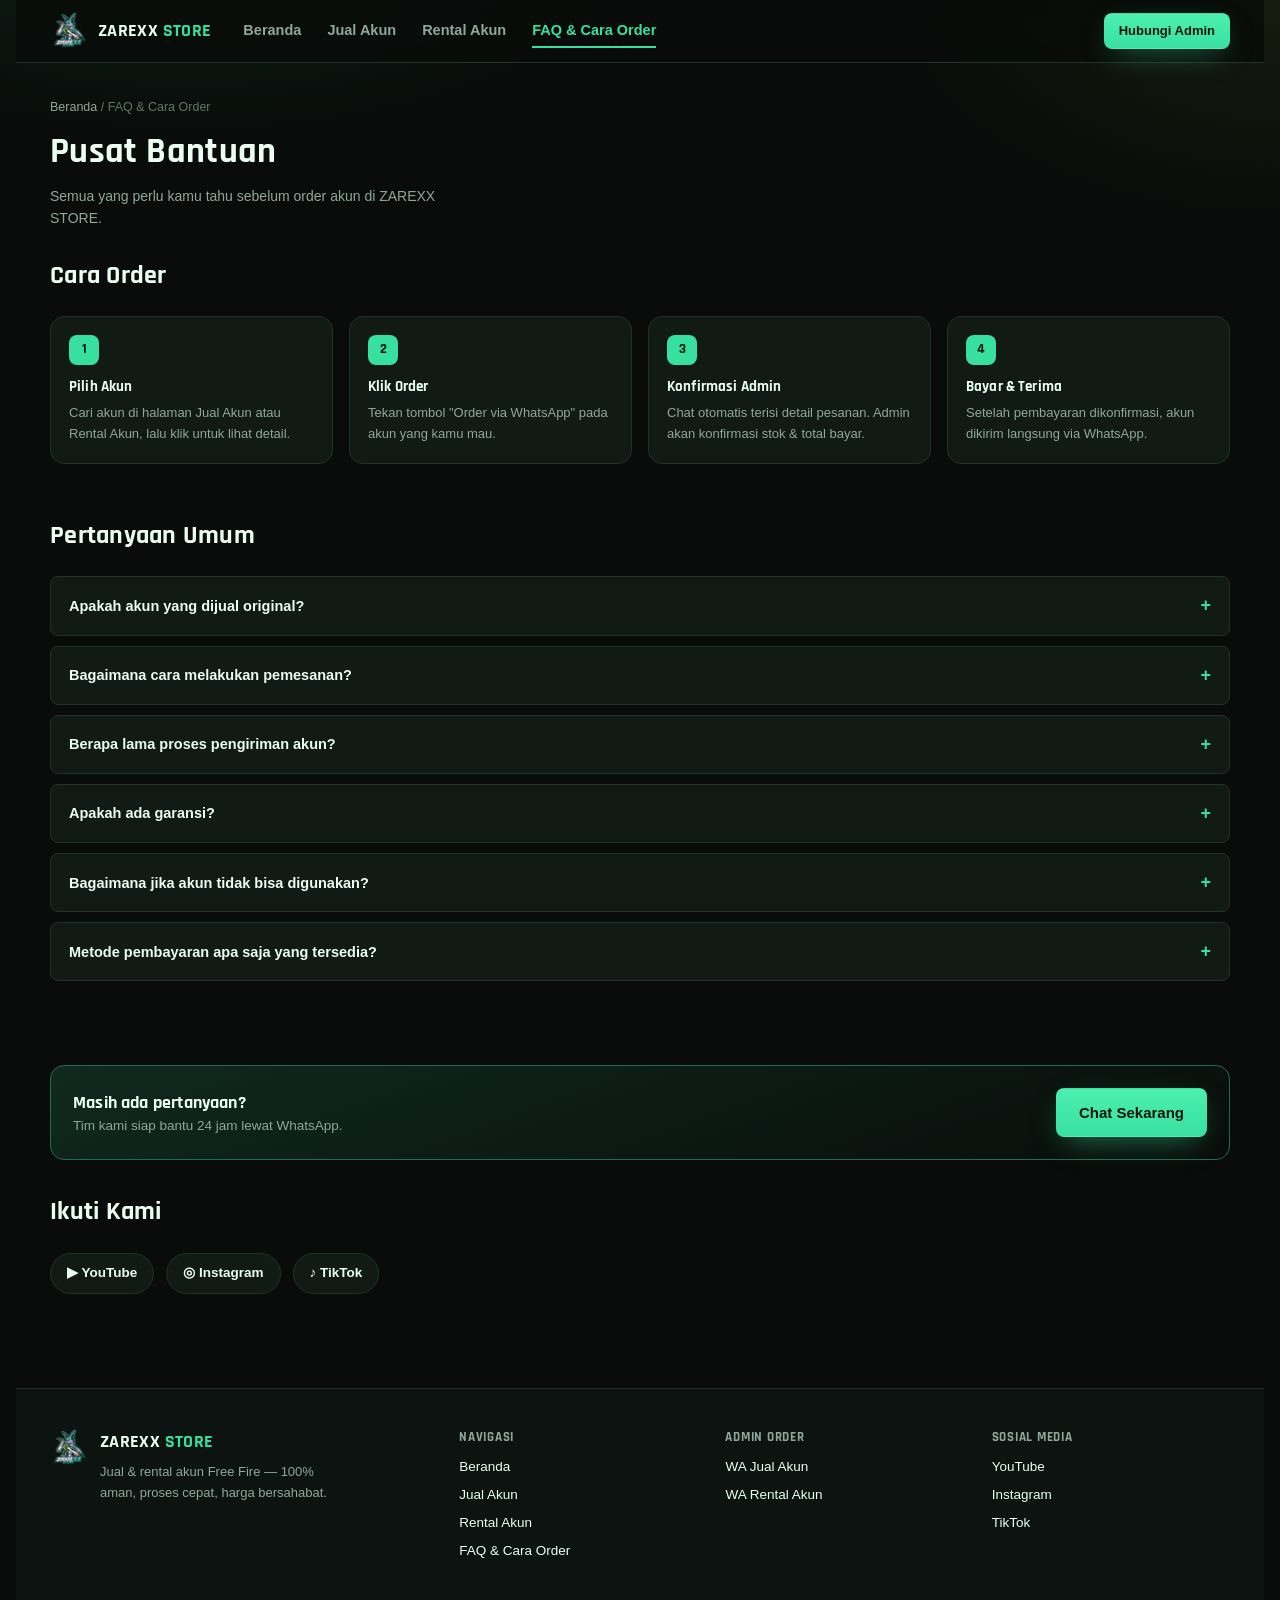
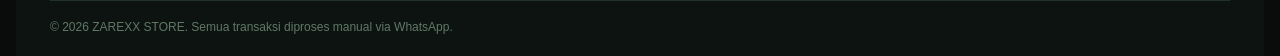
<file: faq.html>
<!doctype html>
<html>
<head>
<meta charset="utf-8">
<meta name="viewport" content="width=device-width, initial-scale=1, viewport-fit=cover">
<meta name="claude:viewport-fit-sides" content="cover">
<title>FAQ &amp; Cara Order — ZAREXX STORE</title>
<link rel="preconnect" href="https://fonts.googleapis.com">
<link rel="preconnect" href="https://fonts.gstatic.com" crossorigin>
<link href="https://fonts.googleapis.com/css2?family=Rajdhani:wght@600;700&family=Inter:wght@400;500;600;700&display=swap" rel="stylesheet">
<link rel="stylesheet" href="style.css">
<style>
  :root { color-scheme: dark; padding-top: env(safe-area-inset-top, 0px); padding-bottom: env(safe-area-inset-bottom, 0px); }
  body { margin: 0; font: 14px/1.4 -apple-system, sans-serif; }
  img { max-width: 100%; }
  [hidden] { display: none !important; }
</style>
</head>
<body>

<div id="site-header"></div>

<main class="wrap">
  <div class="page-head">
    <div class="breadcrumb"><a href="index.html">Beranda</a> / FAQ &amp; Cara Order</div>
    <h1>Pusat Bantuan</h1>
    <p>Semua yang perlu kamu tahu sebelum order akun di ZAREXX STORE.</p>
  </div>

  <section class="section" style="padding-top:18px;">
    <div class="section-head"><h2>Cara Order</h2></div>
    <div class="steps">
      <div class="step"><b class="num">1</b><h4>Pilih Akun</h4><p>Cari akun di halaman Jual Akun atau Rental Akun, lalu klik untuk lihat detail.</p></div>
      <div class="step"><b class="num">2</b><h4>Klik Order</h4><p>Tekan tombol "Order via WhatsApp" pada akun yang kamu mau.</p></div>
      <div class="step"><b class="num">3</b><h4>Konfirmasi Admin</h4><p>Chat otomatis terisi detail pesanan. Admin akan konfirmasi stok &amp; total bayar.</p></div>
      <div class="step"><b class="num">4</b><h4>Bayar &amp; Terima</h4><p>Setelah pembayaran dikonfirmasi, akun dikirim langsung via WhatsApp.</p></div>
    </div>
  </section>

  <section class="section" style="padding-top:10px;">
    <div class="section-head"><h2>Pertanyaan Umum</h2></div>
    <div id="faqList"></div>
  </section>

  <section class="section" style="padding-top:0;">
    <div class="cta-support">
      <div>
        <h3>Masih ada pertanyaan?</h3>
        <p>Tim kami siap bantu 24 jam lewat WhatsApp.</p>
      </div>
      <a class="btn btn-accent" href="https://wa.me/6285877101381" target="_blank" rel="noopener">Chat Sekarang</a>
    </div>

    <div class="section-head" style="margin-top:34px;"><h2>Ikuti Kami</h2></div>
    <div class="social-row" id="socialRow"></div>
  </section>
</main>

<div id="site-footer"></div>

<script src="common.js"></script>
<script>
  mountChrome("faq.html");

  const FAQS = [
    ["Apakah akun yang dijual original?", "Ya, semua akun 100% original dan diverifikasi sebelum dijual. Kami tidak menjual akun hasil ilegal."],
    ["Bagaimana cara melakukan pemesanan?", "Pilih akun di halaman Jual Akun atau Rental Akun, klik Detail, lalu tekan tombol Order via WhatsApp untuk lanjut ke admin."],
    ["Berapa lama proses pengiriman akun?", "Setelah pembayaran dikonfirmasi admin, akun biasanya dikirim dalam 5–30 menit pada jam operasional."],
    ["Apakah ada garansi?", "Akun jual putus bergaransi penggantian jika ada kendala di awal transaksi. Akun rental bergaransi aktif selama masa sewa."],
    ["Bagaimana jika akun tidak bisa digunakan?", "Langsung hubungi admin via WhatsApp dengan nomor order kamu, akan dibantu proses penggantian sesuai ketentuan."],
    ["Metode pembayaran apa saja yang tersedia?", "Saat ini pembayaran diproses manual melalui konfirmasi admin di WhatsApp (transfer bank, e-wallet, atau QRIS sesuai kesepakatan)."],
  ];

  document.getElementById("faqList").innerHTML = FAQS.map((f, i) => `
    <div class="faq-item">
      <div class="faq-q" data-i="${i}">${f[0]} <span class="icon">+</span></div>
      <div class="faq-a"><p>${f[1]}</p></div>
    </div>
  `).join("");

  document.querySelectorAll(".faq-q").forEach(q => {
    q.addEventListener("click", () => q.closest(".faq-item").classList.toggle("open"));
  });

  document.getElementById("socialRow").innerHTML = `
    <a class="social-pill" href="${SOCIALS.yt}" target="_blank" rel="noopener">▶ YouTube</a>
    <a class="social-pill" href="${SOCIALS.ig}" target="_blank" rel="noopener">◎ Instagram</a>
    <a class="social-pill" href="${SOCIALS.tiktok}" target="_blank" rel="noopener">♪ TikTok</a>
  `;
</script>
</body>
</html>
</file>
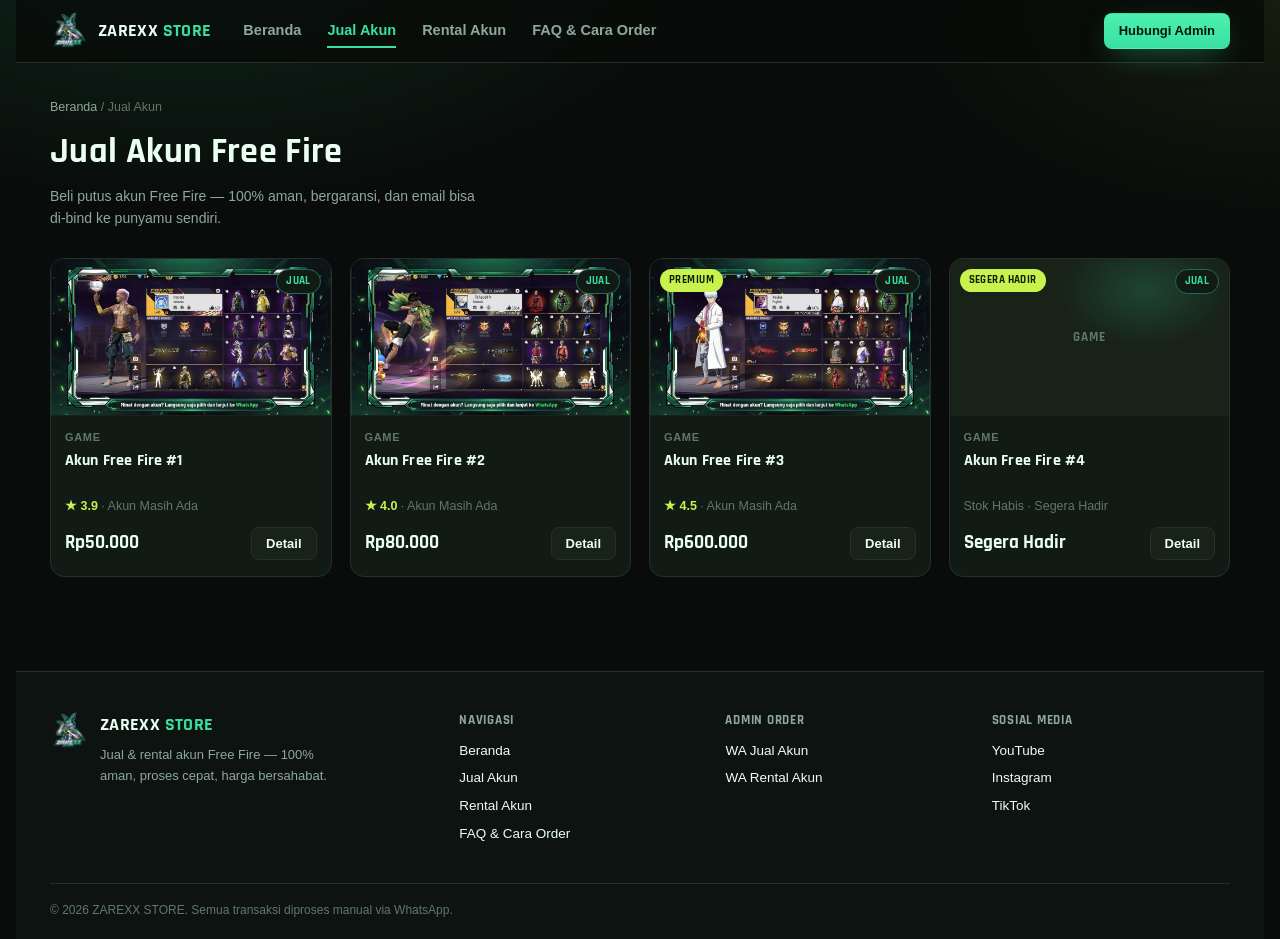
<file: jual.html>
<!doctype html>
<html>
<head>
<meta charset="utf-8">
<meta name="viewport" content="width=device-width, initial-scale=1, viewport-fit=cover">
<meta name="claude:viewport-fit-sides" content="cover">
<title>Jual Akun — ZAREXX STORE</title>
<link rel="preconnect" href="https://fonts.googleapis.com">
<link rel="preconnect" href="https://fonts.gstatic.com" crossorigin>
<link href="https://fonts.googleapis.com/css2?family=Rajdhani:wght@600;700&family=Inter:wght@400;500;600;700&display=swap" rel="stylesheet">
<link rel="stylesheet" href="style.css">
<style>
  :root { color-scheme: dark; padding-top: env(safe-area-inset-top, 0px); padding-bottom: env(safe-area-inset-bottom, 0px); }
  body { margin: 0; font: 14px/1.4 -apple-system, sans-serif; }
  img { max-width: 100%; }
  [hidden] { display: none !important; }
</style>
</head>
<body>

<div id="site-header"></div>

<main class="wrap">
  <div class="page-head">
    <div class="breadcrumb"><a href="index.html">Beranda</a> / Jual Akun</div>
    <h1>Jual Akun Free Fire</h1>
    <p>Beli putus akun Free Fire — 100% aman, bergaransi, dan email bisa di-bind ke punyamu sendiri.</p>
  </div>

  <section class="section" style="padding-top:18px;">
    <div class="grid" id="jualGrid"></div>
  </section>
</main>

<div id="site-footer"></div>
<div id="detail-modal"></div>

<script src="common.js"></script>
<script>
  mountChrome("jual.html");
  mountDetailModal();
  renderGrid("jualGrid", PRODUCTS.filter(p => p.type === "jual"));
</script>
</body>
</html>
</file>
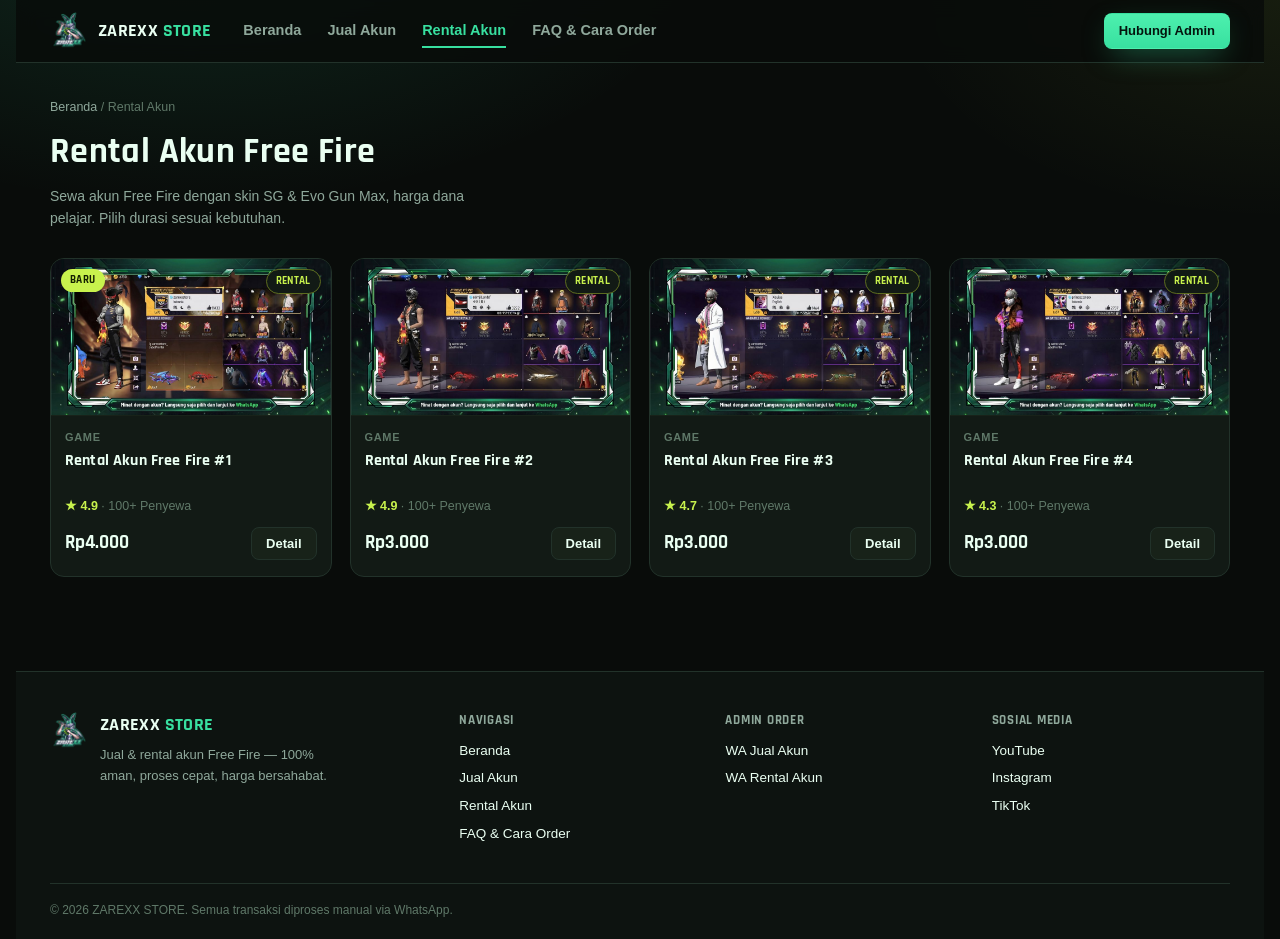
<file: rental.html>
<!doctype html>
<html>
<head>
<meta charset="utf-8">
<meta name="viewport" content="width=device-width, initial-scale=1, viewport-fit=cover">
<meta name="claude:viewport-fit-sides" content="cover">
<title>Rental Akun — ZAREXX STORE</title>
<link rel="preconnect" href="https://fonts.googleapis.com">
<link rel="preconnect" href="https://fonts.gstatic.com" crossorigin>
<link href="https://fonts.googleapis.com/css2?family=Rajdhani:wght@600;700&family=Inter:wght@400;500;600;700&display=swap" rel="stylesheet">
<link rel="stylesheet" href="style.css">
<style>
  :root { color-scheme: dark; padding-top: env(safe-area-inset-top, 0px); padding-bottom: env(safe-area-inset-bottom, 0px); }
  body { margin: 0; font: 14px/1.4 -apple-system, sans-serif; }
  img { max-width: 100%; }
  [hidden] { display: none !important; }
</style>
</head>
<body>

<div id="site-header"></div>

<main class="wrap">
  <div class="page-head">
    <div class="breadcrumb"><a href="index.html">Beranda</a> / Rental Akun</div>
    <h1>Rental Akun Free Fire</h1>
    <p>Sewa akun Free Fire dengan skin SG &amp; Evo Gun Max, harga dana pelajar. Pilih durasi sesuai kebutuhan.</p>
  </div>

  <section class="section" style="padding-top:18px;">
    <div class="grid" id="rentalGrid"></div>
  </section>
</main>

<div id="site-footer"></div>
<div id="detail-modal"></div>

<script src="common.js"></script>
<script>
  mountChrome("rental.html");
  mountDetailModal();
  renderGrid("rentalGrid", PRODUCTS.filter(p => p.type === "rental"));
</script>
</body>
</html>
</file>
<file: style.css>
/*
  ZAREXX STORE — design tokens
  Layout: dark gaming storefront — sticky header, glow hero, chip-filtered card grids, slide-up detail modal
*/
:root {
  --bg: #090c0a;
  --bg-soft: #0d1310;
  --surface: #121a15;
  --surface-2: #182219;
  --line: #22322a;
  --fg: #eafff2;
  --muted: #8fa89b;
  --muted-2: #5f7868;
  --accent: #38e0a0;
  --accent-dim: #1f6b53;
  --accent-ink: #04150e;
  --lime: #c8f24d;
  --danger: #ff6b6b;
  --radius: 14px;
  --radius-sm: 8px;
  --shadow: 0 20px 50px -20px rgba(0, 0, 0, 0.6);
  color-scheme: dark;
}

* { box-sizing: border-box; }

html, body { height: auto; }

body {
  margin: 0;
  background: var(--bg);
  background-image:
    radial-gradient(900px 500px at 15% -10%, rgba(56, 224, 160, 0.14), transparent 60%),
    radial-gradient(700px 400px at 100% 0%, rgba(200, 242, 77, 0.07), transparent 55%);
  background-repeat: no-repeat;
  color: var(--fg);
  font-family: "Inter", -apple-system, BlinkMacSystemFont, "Segoe UI", sans-serif;
  -webkit-font-smoothing: antialiased;
  padding-left: max(16px, env(safe-area-inset-left, 0px));
  padding-right: max(16px, env(safe-area-inset-right, 0px));
  overflow-x: hidden;
}

h1, h2, h3, h4, .brand-name, .logo-type {
  font-family: "Rajdhani", "Inter", sans-serif;
  font-weight: 700;
  letter-spacing: 0.01em;
  text-wrap: balance;
  margin: 0;
}

p { line-height: 1.6; color: var(--muted); margin: 0; }
a { color: inherit; text-decoration: none; }
img { max-width: 100%; display: block; }
button { font-family: inherit; }

.wrap {
  max-width: 1180px;
  margin: 0 auto;
}

.eyebrow {
  display: inline-flex;
  align-items: center;
  gap: 8px;
  font-size: 12px;
  font-weight: 700;
  letter-spacing: 0.14em;
  text-transform: uppercase;
  color: var(--accent);
}
.eyebrow::before {
  content: "";
  width: 8px; height: 8px;
  border-radius: 2px;
  background: var(--accent);
  box-shadow: 0 0 12px var(--accent);
}

/* ---------- buttons ---------- */
.btn {
  display: inline-flex;
  align-items: center;
  justify-content: center;
  gap: 8px;
  border-radius: var(--radius-sm);
  padding: 13px 22px;
  font-weight: 700;
  font-size: 15px;
  border: 1px solid transparent;
  cursor: pointer;
  transition: transform 0.15s ease, box-shadow 0.15s ease, background 0.15s ease;
  white-space: nowrap;
}
.btn:active { transform: translateY(1px); }
.btn-accent {
  background: linear-gradient(180deg, #4df0ae, var(--accent));
  color: var(--accent-ink);
  box-shadow: 0 10px 30px -10px rgba(56, 224, 160, 0.55);
}
.btn-accent:hover { box-shadow: 0 14px 34px -8px rgba(56, 224, 160, 0.7); }
.btn-outline {
  background: transparent;
  border-color: var(--line);
  color: var(--fg);
}
.btn-outline:hover { border-color: var(--accent); color: var(--accent); }
.btn-ghost {
  background: var(--surface-2);
  color: var(--fg);
  border-color: var(--line);
}
.btn-ghost:hover { border-color: var(--accent); color: var(--accent); }
.btn-sm { padding: 8px 14px; font-size: 13px; }
.btn-lg { padding: 16px 24px; font-size: 16px; width: 100%; }

/* ---------- header ---------- */
.site-header {
  position: sticky;
  top: env(safe-area-inset-top, 0px);
  z-index: 40;
  background: rgba(9, 12, 10, 0.86);
  backdrop-filter: blur(10px);
  border-bottom: 1px solid var(--line);
}
.header-inner {
  max-width: 1180px;
  margin: 0 auto;
  display: flex;
  align-items: center;
  gap: 20px;
  padding-block: 12px;
}
.brand { display: flex; align-items: center; gap: 10px; flex-shrink: 0; }
.brand-logo { width: 38px; height: 38px; object-fit: contain; }
.brand-name {
  font-size: 18px;
  font-weight: 700;
  letter-spacing: 0.02em;
  color: var(--fg);
}
.brand-name em { font-style: normal; color: var(--accent); }
.site-nav { display: flex; gap: 26px; margin-left: 12px; flex: 1; }
.nav-link { font-size: 14.5px; font-weight: 600; color: var(--muted); padding-block: 6px; border-bottom: 2px solid transparent; }
.nav-link:hover { color: var(--fg); }
.nav-link.active { color: var(--accent); border-color: var(--accent); }
.header-cta { margin-left: auto; }
.nav-toggle { display: none; flex-direction: column; gap: 4px; background: none; border: none; cursor: pointer; padding: 6px; margin-left: auto; }
.nav-toggle span { width: 22px; height: 2px; background: var(--fg); border-radius: 2px; transition: 0.2s; }
.site-nav-mobile { display: none; flex-direction: column; padding: 4px 0 14px; border-top: 1px solid var(--line); }
.site-nav-mobile .nav-link { padding: 10px max(16px, env(safe-area-inset-left, 0px)); border-bottom: none; }
.site-nav-mobile.open { display: flex; }

@media (max-width: 760px) {
  .site-nav, .header-cta { display: none; }
  .nav-toggle { display: flex; }
}

/* ---------- hero ---------- */
.hero-banner {
  margin-top: 22px;
  border-radius: 20px;
  overflow: hidden;
  border: 1px solid var(--line);
  box-shadow: 0 25px 60px -25px rgba(56, 224, 160, 0.35);
}
.hero-banner img {
  width: 100%;
  aspect-ratio: 16 / 9;
  object-fit: cover;
  display: block;
}

.hero {
  padding-block: 32px 40px;
  max-width: 68ch;
}
.hero h1 { font-size: clamp(30px, 5vw, 48px); line-height: 1.05; }
.hero h1 span { color: var(--accent); }
.hero-sub { margin-top: 16px; font-size: 16.5px; max-width: 46ch; }
.hero-actions { display: flex; gap: 14px; margin-top: 28px; flex-wrap: wrap; }
.hero-stats { display: flex; gap: 28px; margin-top: 34px; flex-wrap: wrap; }
.hero-stat b { display: block; font-family: "Rajdhani", sans-serif; font-size: 24px; color: var(--accent); }
.hero-stat span { font-size: 12.5px; color: var(--muted); text-transform: uppercase; letter-spacing: 0.06em; }

@media (max-width: 860px) {
  .hero-banner { margin-top: 14px; border-radius: 14px; }
  .hero { padding-block: 24px 20px; }
}

/* ---------- section headings ---------- */
.section { padding-block: 44px; }
.section-head { display: flex; align-items: baseline; justify-content: space-between; gap: 16px; margin-bottom: 22px; flex-wrap: wrap; }
.section-head h2 { font-size: 26px; }
.section-head .link { font-size: 14px; font-weight: 700; color: var(--accent); }

/* ---------- category split cards (beranda) ---------- */
.split {
  display: grid;
  grid-template-columns: 1fr 1fr;
  gap: 20px;
}
.split-card {
  position: relative;
  border: 1px solid var(--line);
  border-radius: var(--radius);
  padding: 28px;
  background: linear-gradient(160deg, var(--surface), var(--bg-soft));
  overflow: hidden;
}
.split-card::after {
  content: "";
  position: absolute; inset: -40% -20% auto auto;
  width: 220px; height: 220px; border-radius: 50%;
  background: radial-gradient(circle, rgba(56,224,160,0.18), transparent 70%);
}
.split-card h3 { font-size: 24px; margin-bottom: 8px; }
.split-card p { margin-bottom: 20px; font-size: 14.5px; }
.split-card .btn { position: relative; }
@media (max-width: 700px) { .split { grid-template-columns: 1fr; } }

/* ---------- trust badges ---------- */
.trust {
  display: grid;
  grid-template-columns: repeat(3, 1fr);
  gap: 16px;
  border: 1px solid var(--line);
  border-radius: var(--radius);
  background: var(--surface);
  padding: 22px;
}
.trust-item { display: flex; align-items: center; gap: 12px; }
.trust-icon {
  width: 42px; height: 42px; border-radius: 10px;
  background: rgba(56,224,160,0.12); color: var(--accent);
  display: grid; place-items: center; font-size: 19px; flex-shrink: 0;
}
.trust-item b { display: block; font-size: 14.5px; }
.trust-item span { font-size: 12.5px; color: var(--muted); }
@media (max-width: 700px) { .trust { grid-template-columns: 1fr; } }

/* ---------- chips ---------- */
.chip-row { display: flex; gap: 10px; flex-wrap: wrap; margin-bottom: 26px; }
.chip {
  padding: 9px 16px;
  border-radius: 999px;
  border: 1px solid var(--line);
  background: var(--surface);
  color: var(--muted);
  font-size: 13.5px;
  font-weight: 600;
  cursor: pointer;
  transition: 0.15s;
}
.chip:hover { color: var(--fg); border-color: var(--accent-dim); }
.chip.active { background: var(--accent); color: var(--accent-ink); border-color: var(--accent); }

/* ---------- product grid / card ---------- */
.grid {
  display: grid;
  grid-template-columns: repeat(auto-fill, minmax(230px, 1fr));
  gap: 18px;
}
.card {
  border: 1px solid var(--line);
  border-radius: var(--radius);
  background: var(--surface);
  overflow: hidden;
  cursor: pointer;
  transition: transform 0.15s ease, border-color 0.15s ease, box-shadow 0.15s ease;
}
.card:hover { transform: translateY(-3px); border-color: var(--accent-dim); box-shadow: var(--shadow); }
.card-media {
  position: relative;
  aspect-ratio: 16 / 9;
  background:
    radial-gradient(120px 80px at 70% 20%, rgba(56,224,160,0.18), transparent 70%),
    var(--surface-2);
  display: grid;
  place-items: center;
  color: var(--muted-2);
  font-family: "Rajdhani", sans-serif;
  font-weight: 700;
  font-size: 13px;
  letter-spacing: 0.08em;
  text-transform: uppercase;
  overflow: hidden;
}
.card-media img { width: 100%; height: 100%; object-fit: contain; }
.card-badge {
  position: absolute; top: 10px; left: 10px;
  background: var(--lime); color: #142000;
  font-size: 11px; font-weight: 800; letter-spacing: 0.04em;
  padding: 4px 9px; border-radius: 999px;
}
.card-type {
  position: absolute; top: 10px; right: 10px;
  font-size: 11px; font-weight: 800; letter-spacing: 0.03em;
  padding: 4px 9px; border-radius: 999px;
  background: var(--surface); border: 1px solid var(--line);
}
.card-type-jual { color: var(--accent); border-color: var(--accent-dim); }
.card-type-rental { color: var(--lime); border-color: #5c6b1f; }
.card-body { padding: 14px 14px 16px; display: flex; flex-direction: column; gap: 6px; }
.card-cat { font-size: 11px; color: var(--muted-2); text-transform: uppercase; letter-spacing: 0.06em; font-weight: 700; }
.card-title { font-size: 15.5px; font-weight: 700; line-height: 1.3; min-height: 2.6em; }
.card-rating { font-size: 12.5px; color: var(--lime); font-weight: 700; }
.card-rating span { color: var(--muted-2); font-weight: 500; }
.card-price-row { display: flex; align-items: center; justify-content: space-between; margin-top: 6px; gap: 8px; }
.card-price { font-family: "Rajdhani", sans-serif; font-size: 19px; font-weight: 700; color: var(--fg); }
.card-price small { font-size: 11px; color: var(--muted); font-weight: 600; }

.empty-state { grid-column: 1 / -1; text-align: center; padding: 50px 20px; color: var(--muted); border: 1px dashed var(--line); border-radius: var(--radius); }

/* ---------- modal ---------- */
.modal-overlay {
  position: fixed; inset: 0; z-index: 100;
  background: rgba(4, 6, 5, 0.72);
  backdrop-filter: blur(3px);
  display: none;
  align-items: flex-end;
  justify-content: center;
  padding: 0;
}
.modal-overlay.open { display: flex; }
.modal {
  position: relative;
  background: var(--bg-soft);
  border: 1px solid var(--line);
  border-radius: 20px 20px 0 0;
  width: 100%;
  max-width: 640px;
  max-height: 88vh;
  overflow-y: auto;
  padding-bottom: max(20px, env(safe-area-inset-bottom, 0px));
}
.modal-close {
  position: absolute; top: 14px; right: 14px; z-index: 2;
  width: 34px; height: 34px; border-radius: 50%;
  background: rgba(9,12,10,0.7); border: 1px solid var(--line); color: var(--fg);
  cursor: pointer; font-size: 14px;
}
.modal-media {
  aspect-ratio: 16/9;
  background:
    radial-gradient(240px 140px at 75% 10%, rgba(56,224,160,0.22), transparent 70%),
    var(--surface-2);
  display: grid; place-items: center;
  color: var(--muted-2); font-family: "Rajdhani", sans-serif; font-weight: 700;
  text-transform: uppercase; letter-spacing: 0.08em; font-size: 14px;
  position: relative;
  overflow: hidden;
}
.modal-media img { width: 100%; height: 100%; object-fit: contain; }
.modal-body { padding: 22px max(20px, env(safe-area-inset-left, 0px)) 6px max(20px, env(safe-area-inset-right, 0px)); display: flex; flex-direction: column; gap: 10px; }
.modal-body h2 { font-size: 22px; line-height: 1.2; }
.modal-price { font-family: "Rajdhani", sans-serif; font-size: 30px; font-weight: 700; color: var(--accent); margin-top: 2px; }
.modal-price small { font-size: 13px; color: var(--muted); font-weight: 600; }

.dur-row { display: flex; gap: 8px; flex-wrap: wrap; margin: 6px 0 4px; }
.dur-chip {
  border: 1px solid var(--line); background: var(--surface);
  border-radius: 10px; padding: 8px 12px; text-align: left; cursor: pointer; color: var(--fg);
}
.dur-chip small { display: block; color: var(--muted); font-size: 11px; font-weight: 600; margin-top: 2px; }
.dur-chip.active { border-color: var(--accent); background: rgba(56,224,160,0.1); }

.spec-table { width: 100%; border-collapse: collapse; margin-top: 8px; }
.spec-table tr { border-bottom: 1px solid var(--line); }
.spec-table tr:last-child { border-bottom: none; }
.spec-table th, .spec-table td { text-align: left; padding: 9px 0; font-size: 13.5px; font-weight: 500; }
.spec-table th { color: var(--muted); width: 40%; font-weight: 600; }
.spec-table td { color: var(--fg); }
.modal-desc { font-size: 14px; margin-top: 2px; }
.modal-desc-link { color: var(--accent); font-weight: 700; text-decoration: underline; text-underline-offset: 2px; }
.modal-order-btn { margin-top: 8px; }
.modal-note { font-size: 12px; text-align: center; color: var(--muted-2); margin-top: 6px; }

/* ---------- FAQ page ---------- */
.faq-item { border: 1px solid var(--line); border-radius: var(--radius-sm); background: var(--surface); margin-bottom: 10px; overflow: hidden; }
.faq-q { display: flex; align-items: center; justify-content: space-between; padding: 16px 18px; cursor: pointer; font-weight: 700; font-size: 14.5px; }
.faq-q .icon { color: var(--accent); font-size: 18px; transition: transform 0.2s; }
.faq-item.open .faq-q .icon { transform: rotate(45deg); }
.faq-a { max-height: 0; overflow: hidden; transition: max-height 0.25s ease; padding: 0 18px; }
.faq-a p { font-size: 13.5px; padding-bottom: 16px; }
.faq-item.open .faq-a { max-height: 240px; }

.steps { display: grid; grid-template-columns: repeat(4, 1fr); gap: 16px; }
.step { border: 1px solid var(--line); border-radius: var(--radius); background: var(--surface); padding: 18px; }
.step b.num { display: inline-flex; align-items: center; justify-content: center; width: 30px; height: 30px; border-radius: 8px; background: var(--accent); color: var(--accent-ink); font-family: "Rajdhani", sans-serif; font-weight: 700; margin-bottom: 12px; }
.step h4 { font-size: 14.5px; margin-bottom: 6px; }
.step p { font-size: 13px; }
@media (max-width: 760px) { .steps { grid-template-columns: 1fr 1fr; } }
@media (max-width: 500px) { .steps { grid-template-columns: 1fr; } }

.cta-support {
  display: flex; align-items: center; gap: 16px; justify-content: space-between;
  border: 1px solid var(--accent-dim); border-radius: var(--radius);
  background: linear-gradient(160deg, rgba(56,224,160,0.14), transparent);
  padding: 22px; flex-wrap: wrap; margin-top: 30px;
}
.cta-support h3 { font-size: 18px; }
.cta-support p { font-size: 13.5px; }

.social-row { display: flex; gap: 12px; margin-top: 16px; flex-wrap: wrap; }
.social-pill { display: flex; align-items: center; gap: 8px; border: 1px solid var(--line); background: var(--surface); padding: 10px 16px; border-radius: 999px; font-size: 13.5px; font-weight: 700; }
.social-pill:hover { border-color: var(--accent); color: var(--accent); }

/* ---------- footer ---------- */
.site-footer { border-top: 1px solid var(--line); margin-top: 50px; padding-block: 40px 20px; background: var(--bg-soft); }
.footer-inner {
  max-width: 1180px; margin: 0 auto;
  display: grid;
  grid-template-columns: 1.6fr 1fr 1fr 1fr;
  gap: 28px;
}
.footer-brand { display: flex; gap: 12px; }
.footer-brand p { font-size: 13px; margin-top: 8px; max-width: 32ch; }
.footer-col h4 { font-size: 12.5px; text-transform: uppercase; letter-spacing: 0.06em; color: var(--muted); margin-bottom: 12px; }
.footer-col a { display: block; font-size: 13.5px; color: var(--fg); margin-bottom: 9px; }
.footer-col a:hover { color: var(--accent); }
.footer-bottom { max-width: 1180px; margin: 30px auto 0; padding-top: 18px; border-top: 1px solid var(--line); font-size: 12px; color: var(--muted-2); }
@media (max-width: 760px) { .footer-inner { grid-template-columns: 1fr 1fr; } }
@media (max-width: 460px) { .footer-inner { grid-template-columns: 1fr; } }

/* ---------- page header (non-home) ---------- */
.page-head { padding-block: 36px 10px; }
.page-head h1 { font-size: clamp(26px, 4vw, 36px); }
.page-head p { margin-top: 8px; max-width: 56ch; }
.breadcrumb { font-size: 12.5px; color: var(--muted-2); margin-bottom: 10px; }
.breadcrumb a { color: var(--muted); }
.breadcrumb a:hover { color: var(--accent); }
</file>
